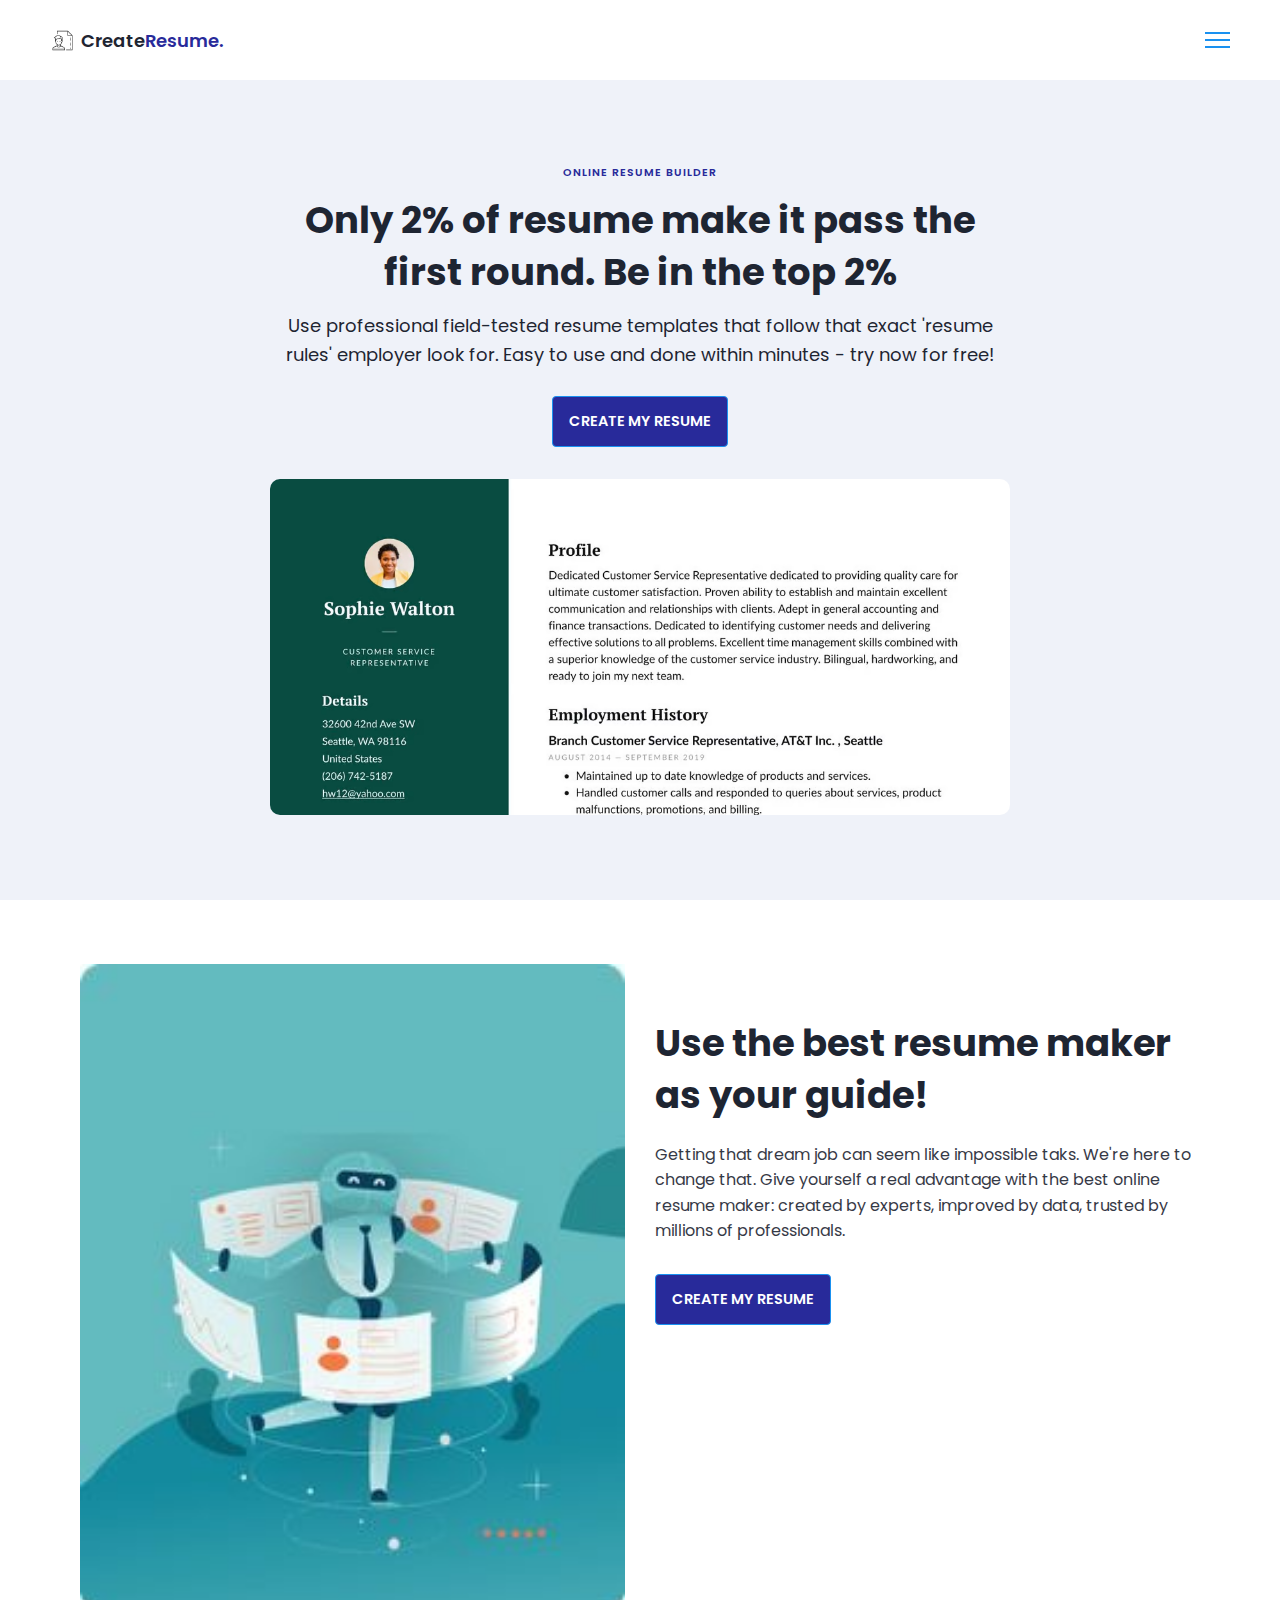
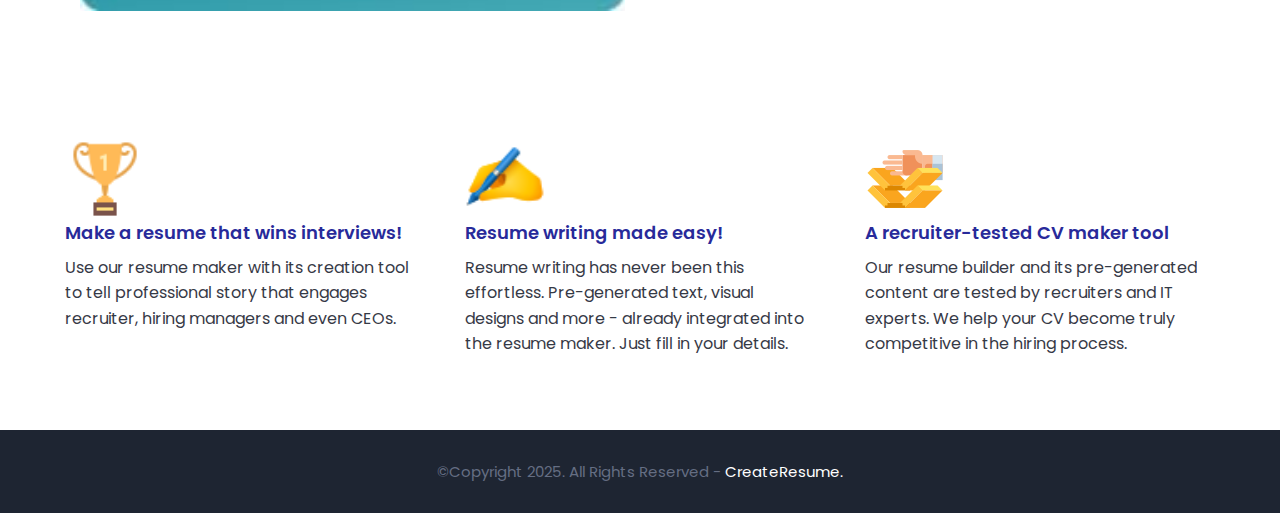
<file: index.html>
<!DOCTYPE html>
<html lang="en">

<head>
    <meta charset="UTF-8">
    <meta name="viewport" content="width=device-width, initial-scale=1.0">
    <title>Resume/CV Builder</title>
    <link rel="stylesheet" href="./css/styles.css">
</head>

<body>

    <nav class="navbar bg-white">
        <div class="container">
            <div class="navbar-content">
                <div class="brand-and-toggler">
                    <a href="./index.html" class="navbar-brand">
                        <img src="./img/cv.png" alt="" class="navbar-brand-icon">
                        <span class="navbar-brand-text">Create<span>Resume.</span></span>
                    </a>
                    <button type="button" class="navbar-toggler-btn">
                        <div class="bars">
                            <div class="bar"></div>
                            <div class="bar"></div>
                            <div class="bar"></div>
                        </div>
                    </button>
                </div>
            </div>
        </div>
    </nav>

    <header class="header bg-bright" id="header">
        <div class="container">
            <div class="header-content text-center">
                <h6 class="text-uppercase text-blue-dark fs-1 fw-6 ls-1">Online Resume Builder</h6>
                <h1 class="lg-title">Only 2% of resume make it pass the first round. Be in the top 2%</h1>
                <p class="text-dark fs-18">Use professional field-tested resume templates that follow that exact 'resume
                    rules' employer look for. Easy to use and done within minutes - try now for free!</p>
                <a href="./resume.html" class="btn btn-primary text-uppercase">create my resume</a>
                <img src="./img/dublin-resume-templates.avif" alt="">
            </div>
        </div>
    </header>

    <!-- section one -->

    <div class="section-one">
        <div class="container">
            <div class="section-one-content">
                <div class="section-one-l">
                    <img src="./img/maker.jpg" alt="">
                </div>
                <div class="section-one-r text-center">
                    <h2 class="lg-title">Use the best resume maker as your guide!</h2>
                    <p class="text">Getting that dream job can seem like impossible taks. We're here to change that.
                        Give yourself a real advantage with the best online resume maker: created by experts, improved
                        by data, trusted by millions of professionals.</p>
                    <div class="btn-group">
                        <a href="./resume.html" class="btn btn-primary text-uppercase">Create my resume</a>
                    </div>
                </div>
            </div>
        </div>
    </div>


    <!-- section two -->

    <div class="section-two">
        <div class="container">
            <div class="section-two-content">
                <div class="section-items">
                    <div class="section-item">
                        <div class="section-item-icon">
                            <img src="./img/tropy.png" alt="">
                        </div>
                        <h5 class="section-item-title">
                            Make a resume that wins interviews!
                        </h5>
                        <p class="text">Use our resume maker with its creation tool to tell professional story that
                            engages recruiter, hiring managers and even CEOs. </p>
                    </div>

                    <div class="section-item">
                        <div class="section-item-icon">
                            <img src="./img/writing.png" alt="">
                        </div>
                        <h5 class="section-item-title">
                            Resume writing made easy!
                        </h5>
                        <p class="text">Resume writing has never been this effortless. Pre-generated text, visual
                            designs and more - already integrated into the resume maker. Just fill in your details. </p>
                    </div>
                    <div class="section-item">
                        <div class="section-item-icon">
                            <img src="./img/testing.png" alt="">
                        </div>
                        <h5 class="section-item-title">
                            A recruiter-tested CV maker tool
                        </h5>
                        <p class="text">Our resume builder and its pre-generated content are tested by recruiters and IT
                            experts. We help your CV become truly competitive in the hiring process.</p>
                    </div>

                </div>
            </div>
        </div>
    </div>


    <footer class="footer bg-dark">
        <div class="container">
            <div class="footer-content text-center">
                <p class="fs-15">&copy;Copyright 2025. All Rights Reserved -<a href="./index.html">
                        <span>CreateResume.</span></a> </p>
            </div>
        </div>
    </footer>

    <script src="./js/script.js"></script>
</body>

</html>
</file>
<file: css/styles.css>
@import url('https://fonts.googleapis.com/css2?family=Manrope:wght@200;300;400;500;600;700;800&family=Poppins:ital,wght@0,100;0,200;0,300;0,400;0,500;0,600;0,700;0,800;0,900;1,100;1,200;1,300;1,400;1,500;1,600;1,700;1,800;1,900&display=swap');

:root {
    --clr-blue: #1a91f0;
    --clr-blue-mid: #1170CD;
    --clr-blue-dark: #282a9a;
    --clr-white: #ffff;
    --clr-bright: #eff2f9;
    --clr-dark: #1e2532;
    --clr-black: #0000;
    --clr-grey: #656e83;
    --clr-green: #084c41;
    --clr-blue-section:rgb(106, 106, 190);
    --font-poppins: 'Poppins', sans-serif;
    --font-manrope: 'Manrope' . sans-serif;
    --transition: all 300ms ease-in-out;
}

* {
    box-sizing: border-box;
    margin: 0;
    padding: 0;
}

html {
    font-size: 10px;
}

body {
    font-size: 1.6rem;
    font-family: var(--font-poppins);
}

button {
    border: none;
    background: transparent;
    outline: 0;
    cursor: pointer;
    font-family: inherit;
}

img {
    width: 100%;
    display: block;
}

a {
    text-decoration: none;
}

/* fonts */

.font-poppins {
    font-family: var(--font-poppins);
}

.font-manrope {
    font-family: var(---font-manrope);
}

/* text colors */

.text-blue {
    color: var(--clr-blue);
}

.text-blue-mid {
    color: var(--clr-blue-mid);
}

.text-blue-dark {
    color: var(--clr-blue-dark);
}

.text-bright {
    color: var(--clr-bright);
}

.text-dark {
    color: var(--clr-dark);
}

.text-grey {
    color: var(--clr-grey)
}

.text-green {
    color: var(--clr-green)
}

.text-white {
    color: var(--clr-white);
}

/* backgrounds */

.bg-blue {
    background-color: var(--clr-blue);
}

.bg-blue-mid {
    background-color: var(--clr-blue-mid);
}

.bg-blue-dark {
    background-color: var(--clr-blue-dark);
}

.bg-bright {
    background-color: var(--clr-bright);
}

.bg-dark {
    background-color: var(--clr-dark);
}

.bg-grey {
    background-color: var(--clr-grey)
}

.bg-white {
    background-color: var(--clr-white);
}

.bg-black {
    background-color: var(--clr-black);
}

.bg-green {
    background-color: var(--clr-green);
}

/* other text classes */

.text-center {
    text-align: center;
}

.text-left {
    text-align: left;
}

.text-right {
    text-align: right;
}

.text-uppercase {
    text-transform: uppercase !important;
    /* important is required here to override the default value */
}

.text-lowercase {
    text-transform: lowercase !important;
    /* important is required here to override the default value */
}

.text-capitalize {
    text-transform: capitalize !important;
    /* important is required here to override the default value */
}

.text {
    color: var(--clr-dark);
    opacity: 0.9;
    margin: 2rem 0;
    line-height: 1.6;
}

/* font styles */
.fw-2 {
    font-weight: 200;
}

.fw-3 {
    font-weight: 300;
}

.fw-4 {
    font-weight: 400;
}

.fw-5 {
    font-weight: 500;
}

.fw-6 {
    font-weight: 600;
}

.fw-7 {
    font-weight: 700;
}

.fw-8 {
    font-weight: 800;
}

.fs-13 {
    font-size: 13px;
}

.fs-14 {
    font-size: 14px;
}

.fs-15 {
    font-size: 15px;
}

.fs-16 {
    font-size: 16px;
}

.fs-17 {
    font-size: 17px;
}

.fs-18 {
    font-size: 18px;
}

.fs-19 {
    font-size: 19px;
}

.fs-20 {
    font-size: 20px;
}

.fs-21 {
    font-size: 21px;
}

.fs-22 {
    font-size: 22px;
}

.fs-23 {
    font-size: 23px;
}

.fs-24 {
    font-size: 24px;
}

.fs-25 {
    font-size: 25px;
}

.ls-1 {
    letter-spacing: 1px;
}

.ls-2 {
    letter-spacing: 2px;
}

/* finished font styles */

.container {
    max-width: 1200px;
    margin: 0 auto;
}

/* bars button */

.bars {
    display: flex;
    flex-direction: column;
    justify-content: space-between;
    height: 16.5px;
    width: 25px;
}

.bars .bar {
    width: 100%;
    height: 2px;
    background-color: var(--clr-blue);
    transition: var(--transition);
}

.bars:hover .bar {
    background-color: var(--clr-dark);
}

/* buttons */
.btn {
    font-size: 14.5px;
    font-weight: 600;
    padding: 1.4rem 1.6rem;
    border-radius: 4px;
    display: inline-block;
}

.btn-primary {
    background-color: var(--clr-blue-dark);
    color: var(--clr-white);
    border: 1px solid var(--clr-blue);
    transition: var(--transition);
}

.btn-primary:hover {
    background-color: transparent;
    color: var(--clr-dark);
    border-color: var(--clr-grey);
}

.btn-secondary {
    background-color: transparent;
    color: 1px solid var(--clr-grey);
    transition: var(--transition);
}

.btn-secondary:hover {
    background-color: var(--clr-blue);
    color: var(--clr-white);
    border-color: var(--clr-blue);
}

.btn-group button:first-child,
.btn-group a:first-child {
    margin-right: 1rem !important;
}


/* navbar section */

.navbar {
    height: 80px;
    display: flex;
    align-items: center;
    box-shadow: rgba(0, 0, 0, 0.08) 0px 3px 8px;
}

.navbar .container {
    width: 100%;
}

.navbar-brand {
    display: flex;
    align-items: center;
    justify-content: flex-start;
    font-size: 1.8rem;
}

.navbar-brand-text {
    color: var(--clr-dark);
    font-weight: 600;
}

.navbar-brand-text span {
    color: var(--clr-blue-dark) !important;
}

.navbar-brand-icon {
    width: 25px;
    margin-right: 6px;
    opacity: 0.8;
}

.brand-and-toggler {
    display: flex;
    align-items: center;
    justify-content: space-between;
}

.header {
    min-height: calc(100vh - 80px);
    display: flex;
    flex-direction: column;
    align-items: center;
    justify-content: center;
}

.header-content {
    max-width: 740px;
    margin-right: auto;
    margin-left: auto;
}

.header-content img {
    max-width: 760px;
    border-radius: 10px;
    margin-top: 3.2rem;
}

.lg-title {
    margin: 1.4rem 0;
    font-size: 37px;
    line-height: 1.4;
    color: var(--clr-dark);
}

.header-content p {
    margin-bottom: 2.6rem;
    line-height: 1.6;
}


/* section one */

.section-one {
    padding: 64px 0;
    min-height: 80vh;
    display: flex;
    align-items: center;
}

.section-one-l img {
    max-width: 545px;
    margin-right: auto;
    margin-left: auto;
}

.section-one-r {
    margin-top: 4rem;
}

.section-one .btn-group {
    margin-top: 2rem;
}

.section-one-r {
    max-width: 545px;
    margin-right: auto;
    margin-left: auto;
}

.section-one-r .btn-group {
    margin-top: 3rem;
}

/* section two */

.section-two {
    padding: 64px 0;
}

.section-two .section-items {
    display: grid;
    gap: 2rem;
}

.section-two .section-item {
    max-width: 350px;
    text-align: center;
    margin-right: auto;
    margin-left: auto;
}

.section-two.section-item-icon {
    margin: 1rem 0;
}

.section-two .section-item-icon img {
    width: 80px;
    margin-right: auto;
    margin-left: auto;
}

.section-two .section-item-title {
    color: var(--clr-blue-dark);
    font-size: 1.8rem;
    font-weight: 600;
}

.section-two .text {
    margin: 0.9rem 0;
}

/* footer */

.footer {
    padding: 3rem 0;
}

.footer-content p {
    color: var(--clr-grey);
}

.footer-content p span {
    color: var(--clr-white);
}

/* media queries */
@media screen and (min-width:768px) {
    .container {
        padding: 0 10px;
    }

    .section-two .section-items {
        grid-template-columns: repeat(2, 1fr);
    }
}

@media screen and (min-width:992px) {

    .container {
        padding: 0 10px;
    }

    .section-one-content {
        display: grid;
        grid-template-columns: repeat(2, 1fr);
        column-gap: 3rem;
    }

    .section-one-r {
        text-align: left;
    }

    .section-two .section-items {
        grid-template-columns: repeat(3, 1fr);
    }

    .section-two .section-item {
        text-align: left;
    }

    .section-two .section-item-icon img {
        margin-left: 0;
    }
}

/* Resume Page */

#about-sc {
    padding: 64px;
}

.cv-form-row-title {
    background-color: var(--clr-blue-section);
    padding: 0.8rem 1.6rem;
    margin-bottom: 2rem;
}

.cv-form-row-title h3 {
    color: var(--clr-white);
    font-weight: 500;
    text-transform: uppercase;
    letter-spacing: 1.5px;
    font-size: 1.7rem;
}

.cv-form-blk {
    margin: 3rem 0;
}

.cv-form-row {
    padding: 3rem 2rem;
    border: 1px solid rgba(0, 0, 0, 0.08);
}

.cv-form-row {
    padding: 3rem 2rem 0 2rem;
    border: 1px solid rgba(0, 0, 0, 0.08);
    margin-bottom: 1rem;
    position: relative;
}

textarea {
    resize: none;
}

.form-elem {
    margin-bottom: 3rem;
}

.form-label {
    display: block;
    font-weight: 600;
    font-size: 14px;
    color: var(--clr-dark);
    margin-bottom: 0.5rem;
}

.form-control {
    border-radius: none;
    border: 1px solid rgba(0, 0, 0, 0.01);
    font-size: 14px;
    padding: 0.8rem 1.6rem;
    width: 100%;
    outline: none;
    transition: var(--transition);
}

.form-control:focus {
    border-color: rgba(0, 0, 0, 0.03);
}

.form-text {
    color: #ca0b00;
    font-size: 12px;
    /* position: absolute; */
    letter-spacing: 0.5px;
    /* top: calc(100%+2px);
    left: 0; */
    width: 100%;
}

.cols-3,
.cols-2 {
    display: grid;
}

.repeater-add-btn {
    width: 25px;
    height: 25px;
    background-color: var(--clr-blue-mid);
    font-size: 1.6rem;
    color: var(--clr-white);
    margin: 1rem 0;
}

.repeater-remove-btn {
    position: absolute;
    top: 10px;
    right: 10px;
    z-index: 99;
    width: 25px;
    height: 25px;
    border-radius: 50%;
    background-color: #ca0b00;
    color: var(--clr-white);
    font-size: 1.6rem;
}

/* preview section */

.preview-cnt {
    border-radius: 5px;
    display: grid;
    grid-template-columns: 32% auto;
    box-shadow: rgba(149, 157, 165, 0.2) 0px 8px 24px;
    overflow: hidden;
}

.preview-cnt-l {
    padding: 3rem 3rem 2rem 3rem;
}

.preview-cnt-r {
    padding: 3rem 3rem 3rem 4rem;
}

.preview-cnt-l .preview-blk:nth-child(1) {
    text-align: center;
}

.preview-image {
    width: 120px;
    height: 120px;
    border-radius: 50%;
    overflow: hidden;
    margin-right: auto;
    margin-left: auto;
}

.preview-image img {
    width: 100%;
    height: 100%;
    object-fit: cover;
}

.preview-item-name {
    font-size: 2.4rem;
    font-weight: 600;
    margin: 1.8rem 0;
    position: relative;
}

.preview-item-name::after {
    content: "";
    top: 10px;
    width: 50px;
    height: 1.5px;
    background-color: rgba(255, 255, 255, 0.5);
    left: 50%;
    transform: translateX(-50%);
    display: block;
    position: relative;
}

.preview-blk {
    padding: 1rem 0;
    margin-bottom: 1rem;
}

.preview-blk-title h3 {
    text-transform: uppercase;
    letter-spacing: 0.5px;
    border-bottom: 0.5px solid rgba(0, 0, 0, 0.08);
    padding-bottom: 0.5rem;
}

.preview-blk-title {
    margin-bottom: 1rem;
}

.preview-blk-list .preview-item {
    font-size: 1.5rem;
    margin-bottom: 0.2rem;
    opacity: 0.95;
}

.preview-cnt-r .preview-blk-title {
    color: var(--clr-dark);
}

.preview-cnt-r .preview-blk-list .preview-item {
    margin-top: 1.8rem;
}

.achievements-items.preview-blk-list .preview-item span:first-child,
.educations-items.preview-blk-list .preview-item span:first-child,
.experiences-items.preview-blk-list .preview-item span:first-child {
    display: block;
    font-weight: 600;
    margin-bottom: 1rem;
    background-color: rgba(0, 0, 0, 0.03);
}

.educations-items.preview-blk-list .preview-item span:nth-child(2),
.experiences-items.preview-blk-list .preview-item span:nth-child(2){
    font-weight: 600;
    margin-right: 1rem;
}

.educations-items.preview-blk-list .preview-item span:nth-child(3),
.experiences-items.preview-blk-list .preview-item span:nth-child(3){
    font-style: italic;
    margin-right: 1rem;
}

.educations-items.preview-blk-list .preview-item span:nth-child(4),
.educations-items.preview-blk-list .preview-item span:nth-child(5),
.experiences-items.preview-blk-list .preview-item span:nth-child(4),
.experiences-items.preview-blk-list .preview-item span:nth-child(5){
    background-color: var(--clr-green);
    color: var(--clr-white);
    padding: 0 1rem;
    margin-right: 1rem;
    border-radius: 0.6rem;
}

.educations-items.preview-blk-list .preview-item span:nth-child(6),
.experiences-items.preview-blk-list .preview-item span:nth-child(6){
    font-size: 13.5px;
    display: block;
    opacity: 0.8;
    margin-top: 1rem;
}

.projects-items.preview-blk-list .preview-item span{
    display: block;
}

@media screen  and (min-width:768px){
    .cols-3{
        grid-template-columns: repeat(3, 1fr);
        column-gap: 2rem;
    }

    .cols-2{
        grid-template-columns: repeat(2, 1fr);
        column-gap: 2rem;
    }
}

@media screen  and (min-width:992px){
   .cv-form-row{
    padding: 3rem 3rem 0 3rem;
   }

    .cols-3{
        grid-template-columns: repeat(3, 1fr);
        column-gap: 2rem;
    }
}

.print-btn-sc{
    margin: 2rem 0 6rem 0;
}

/* print section */

@media print {
    body *{
        visibility: hidden;
    }
    .non_print_area{
        display: none;
    }

    .print_area, .print_area *{
        visibility: visible;
    }

    .print_area{
        width: 100%;
        position: absolute;
        top: 0;
        left: 0;
        overflow: hidden;
    }
}
</file>
